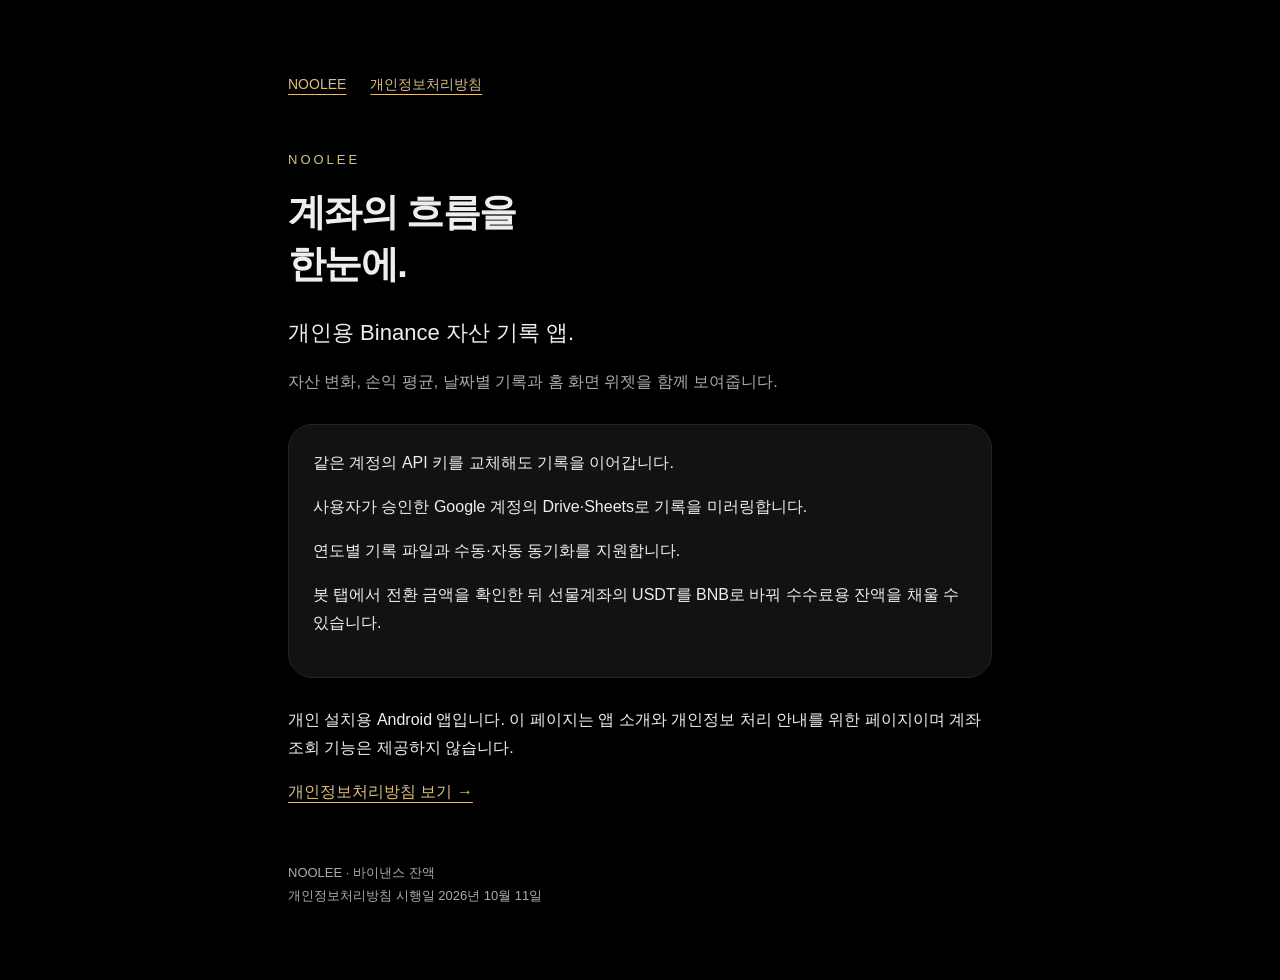
<file: index.html>
<!doctype html>
<html lang="ko"><head><meta charset="utf-8"><meta name="viewport" content="width=device-width,initial-scale=1"><title>NOOLEE · 바이낸스 잔액</title><link rel="stylesheet" href="style.css"></head>
<body><main><nav><a href="index.html">NOOLEE</a><a href="privacy.html">개인정보처리방침</a></nav>
<p class="eyebrow">NOOLEE</p><h1>계좌의 흐름을<br>한눈에.</h1><p class="lead">개인용 Binance 자산 기록 앱.</p><p class="muted">자산 변화, 손익 평균, 날짜별 기록과 홈 화면 위젯을 함께 보여줍니다.</p>
<div class="panel"><p>같은 계정의 API 키를 교체해도 기록을 이어갑니다.</p><p>사용자가 승인한 Google 계정의 Drive·Sheets로 기록을 미러링합니다.</p><p>연도별 기록 파일과 수동·자동 동기화를 지원합니다.</p><p>봇 탭에서 전환 금액을 확인한 뒤 선물계좌의 USDT를 BNB로 바꿔 수수료용 잔액을 채울 수 있습니다.</p></div>
<p>개인 설치용 Android 앱입니다. 이 페이지는 앱 소개와 개인정보 처리 안내를 위한 페이지이며 계좌 조회 기능은 제공하지 않습니다.</p><p><a href="privacy.html">개인정보처리방침 보기 →</a></p>
<footer>NOOLEE · 바이낸스 잔액<br>개인정보처리방침 시행일 2026년 10월 11일</footer></main></body></html>
</file>
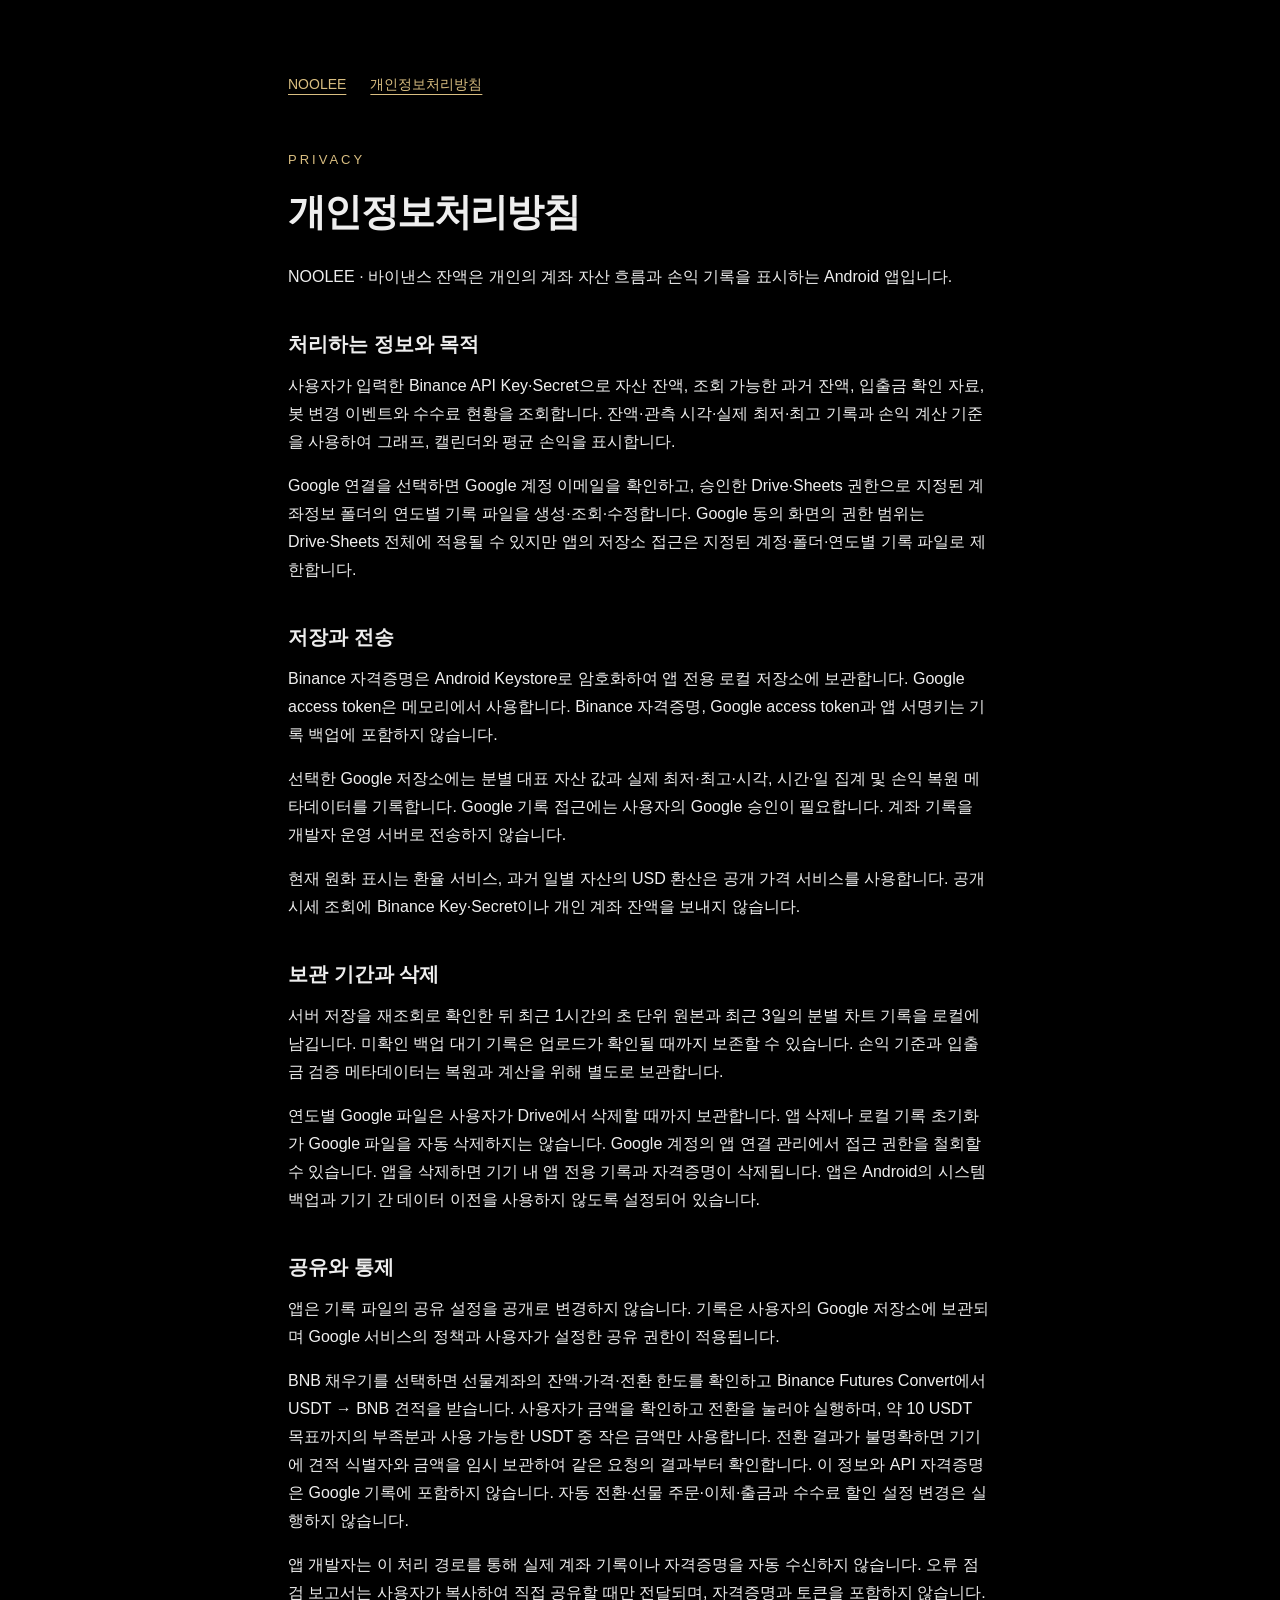
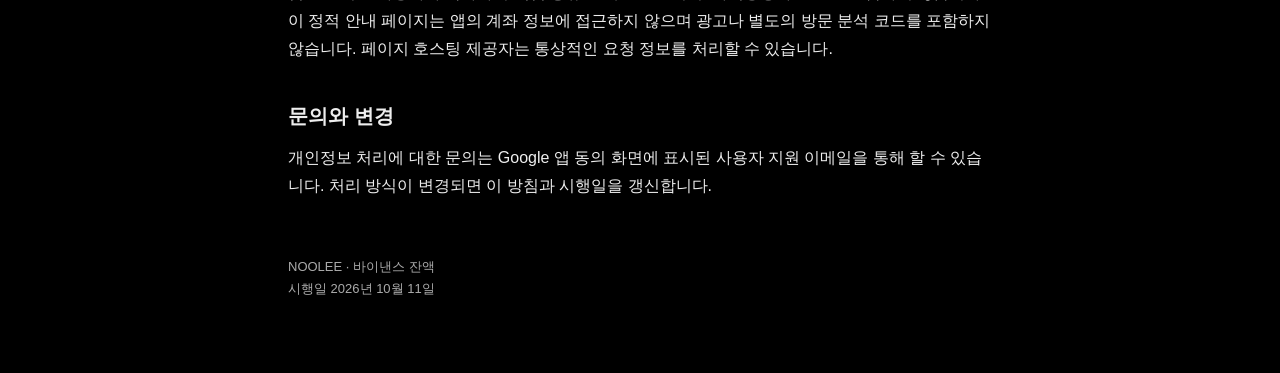
<file: privacy.html>
<!doctype html>
<html lang="ko"><head><meta charset="utf-8"><meta name="viewport" content="width=device-width,initial-scale=1"><title>개인정보처리방침 · NOOLEE</title><link rel="stylesheet" href="style.css"></head>
<body><main><nav><a href="index.html">NOOLEE</a><a href="privacy.html">개인정보처리방침</a></nav><p class="eyebrow">PRIVACY</p><h1>개인정보처리방침</h1>
<p>NOOLEE · 바이낸스 잔액은 개인의 계좌 자산 흐름과 손익 기록을 표시하는 Android 앱입니다.</p>
<h2>처리하는 정보와 목적</h2><p>사용자가 입력한 Binance API Key·Secret으로 자산 잔액, 조회 가능한 과거 잔액, 입출금 확인 자료, 봇 변경 이벤트와 수수료 현황을 조회합니다. 잔액·관측 시각·실제 최저·최고 기록과 손익 계산 기준을 사용하여 그래프, 캘린더와 평균 손익을 표시합니다.</p>
<p>Google 연결을 선택하면 Google 계정 이메일을 확인하고, 승인한 Drive·Sheets 권한으로 지정된 계좌정보 폴더의 연도별 기록 파일을 생성·조회·수정합니다. Google 동의 화면의 권한 범위는 Drive·Sheets 전체에 적용될 수 있지만 앱의 저장소 접근은 지정된 계정·폴더·연도별 기록 파일로 제한합니다.</p>
<h2>저장과 전송</h2><p>Binance 자격증명은 Android Keystore로 암호화하여 앱 전용 로컬 저장소에 보관합니다. Google access token은 메모리에서 사용합니다. Binance 자격증명, Google access token과 앱 서명키는 기록 백업에 포함하지 않습니다.</p>
<p>선택한 Google 저장소에는 분별 대표 자산 값과 실제 최저·최고·시각, 시간·일 집계 및 손익 복원 메타데이터를 기록합니다. Google 기록 접근에는 사용자의 Google 승인이 필요합니다. 계좌 기록을 개발자 운영 서버로 전송하지 않습니다.</p>
<p>현재 원화 표시는 환율 서비스, 과거 일별 자산의 USD 환산은 공개 가격 서비스를 사용합니다. 공개 시세 조회에 Binance Key·Secret이나 개인 계좌 잔액을 보내지 않습니다.</p>
<h2>보관 기간과 삭제</h2><p>서버 저장을 재조회로 확인한 뒤 최근 1시간의 초 단위 원본과 최근 3일의 분별 차트 기록을 로컬에 남깁니다. 미확인 백업 대기 기록은 업로드가 확인될 때까지 보존할 수 있습니다. 손익 기준과 입출금 검증 메타데이터는 복원과 계산을 위해 별도로 보관합니다.</p>
<p>연도별 Google 파일은 사용자가 Drive에서 삭제할 때까지 보관합니다. 앱 삭제나 로컬 기록 초기화가 Google 파일을 자동 삭제하지는 않습니다. Google 계정의 앱 연결 관리에서 접근 권한을 철회할 수 있습니다. 앱을 삭제하면 기기 내 앱 전용 기록과 자격증명이 삭제됩니다. 앱은 Android의 시스템 백업과 기기 간 데이터 이전을 사용하지 않도록 설정되어 있습니다.</p>
<h2>공유와 통제</h2><p>앱은 기록 파일의 공유 설정을 공개로 변경하지 않습니다. 기록은 사용자의 Google 저장소에 보관되며 Google 서비스의 정책과 사용자가 설정한 공유 권한이 적용됩니다.</p>
<p>BNB 채우기를 선택하면 선물계좌의 잔액·가격·전환 한도를 확인하고 Binance Futures Convert에서 USDT → BNB 견적을 받습니다. 사용자가 금액을 확인하고 전환을 눌러야 실행하며, 약 10 USDT 목표까지의 부족분과 사용 가능한 USDT 중 작은 금액만 사용합니다. 전환 결과가 불명확하면 기기에 견적 식별자와 금액을 임시 보관하여 같은 요청의 결과부터 확인합니다. 이 정보와 API 자격증명은 Google 기록에 포함하지 않습니다. 자동 전환·선물 주문·이체·출금과 수수료 할인 설정 변경은 실행하지 않습니다.</p>
<p>앱 개발자는 이 처리 경로를 통해 실제 계좌 기록이나 자격증명을 자동 수신하지 않습니다. 오류 점검 보고서는 사용자가 복사하여 직접 공유할 때만 전달되며, 자격증명과 토큰을 포함하지 않습니다. 이 정적 안내 페이지는 앱의 계좌 정보에 접근하지 않으며 광고나 별도의 방문 분석 코드를 포함하지 않습니다. 페이지 호스팅 제공자는 통상적인 요청 정보를 처리할 수 있습니다.</p>
<h2>문의와 변경</h2><p>개인정보 처리에 대한 문의는 Google 앱 동의 화면에 표시된 사용자 지원 이메일을 통해 할 수 있습니다. 처리 방식이 변경되면 이 방침과 시행일을 갱신합니다.</p>
<footer>NOOLEE · 바이낸스 잔액<br>시행일 2026년 10월 11일</footer></main></body></html>
</file>
<file: style.css>
*{box-sizing:border-box}html{color-scheme:dark}body{margin:0;background:#000;color:#eee;font:16px/1.75 -apple-system,BlinkMacSystemFont,"Noto Sans KR",sans-serif}main{max-width:760px;margin:auto;padding:72px 28px}a{color:#d9be81;text-underline-offset:5px}nav{display:flex;gap:24px;margin-bottom:52px;font-size:14px}h1{font-size:38px;line-height:1.35;letter-spacing:-1.6px;margin:0 0 24px}h2{font-size:20px;margin:36px 0 10px}p{margin:0 0 16px}.muted,footer{color:#aaa}.eyebrow{color:#d9be81;letter-spacing:3px;font-size:13px}.lead{font-size:22px}.panel{background:#121212;border:1px solid #252525;border-radius:24px;padding:24px;margin:28px 0}footer{margin-top:56px;font-size:13px}@media(max-width:480px){main{padding:38px 22px}h1{font-size:32px}.lead{font-size:19px}}
</file>
